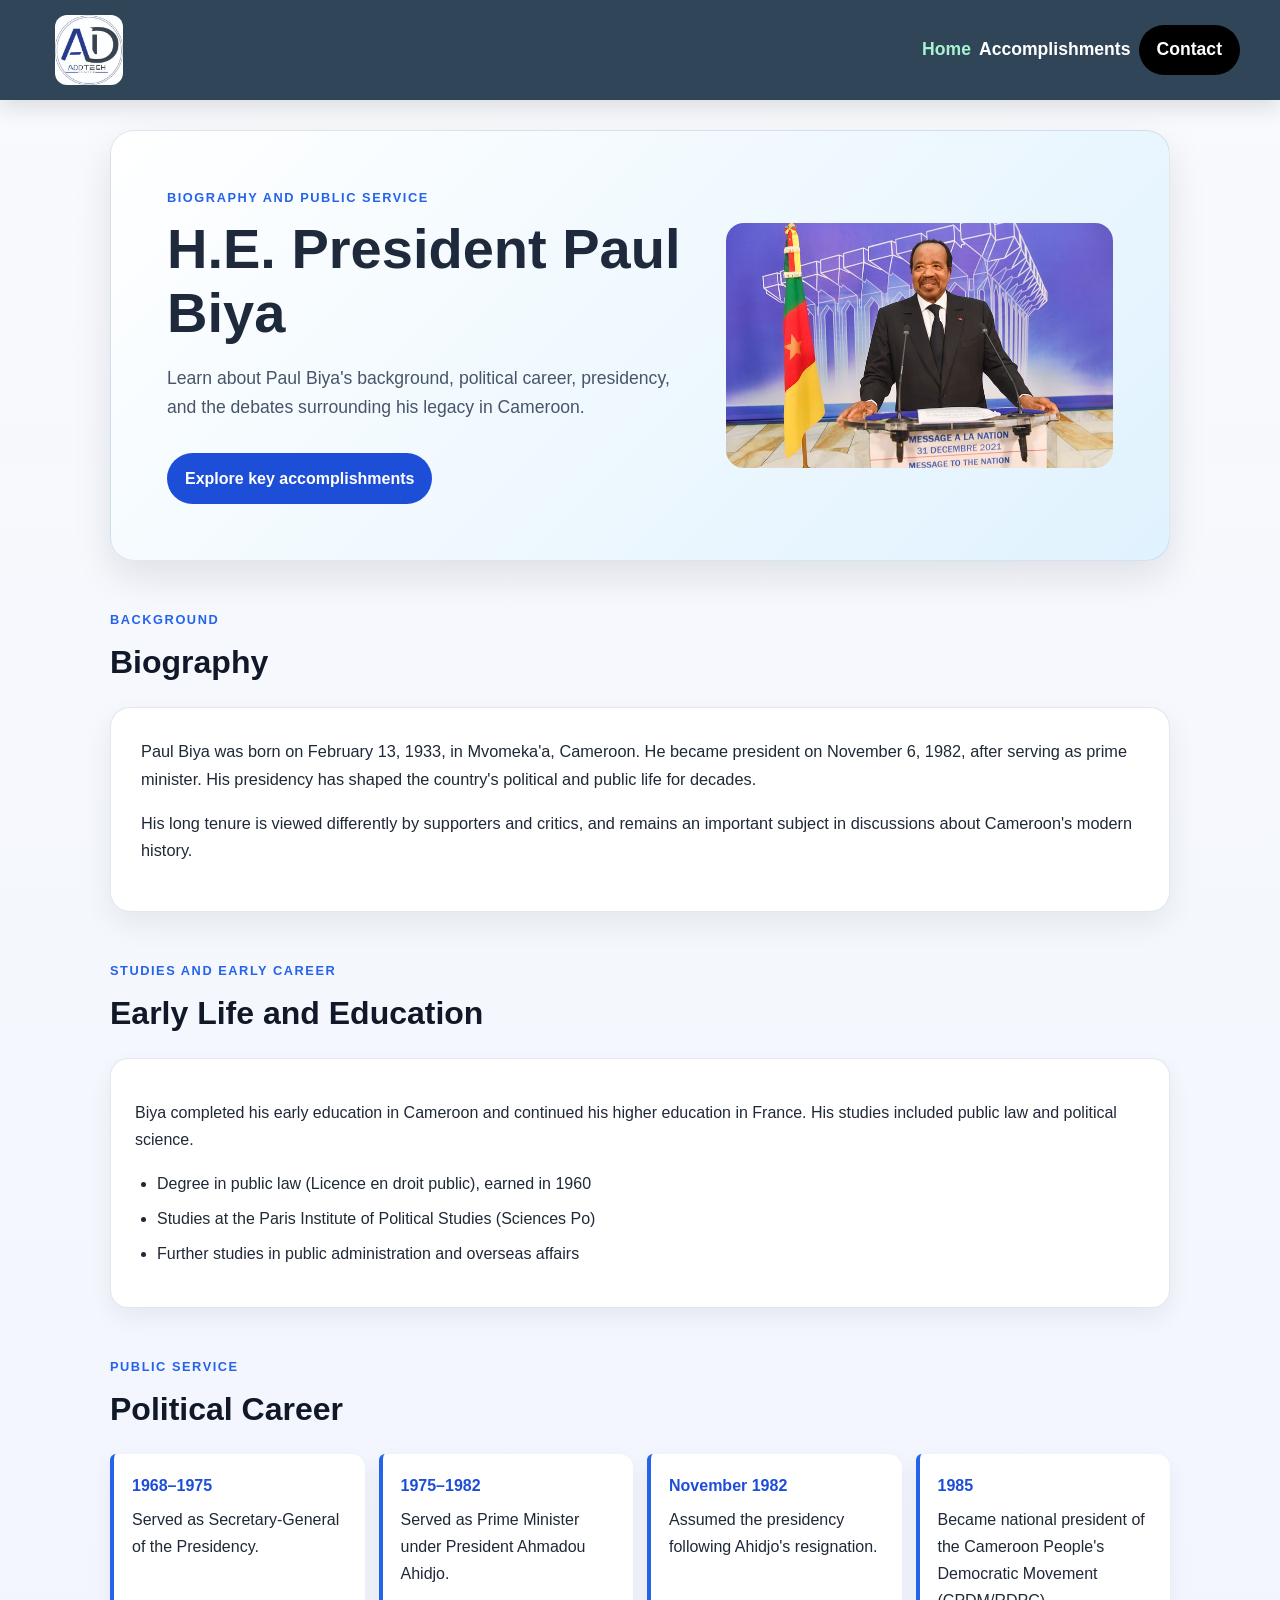
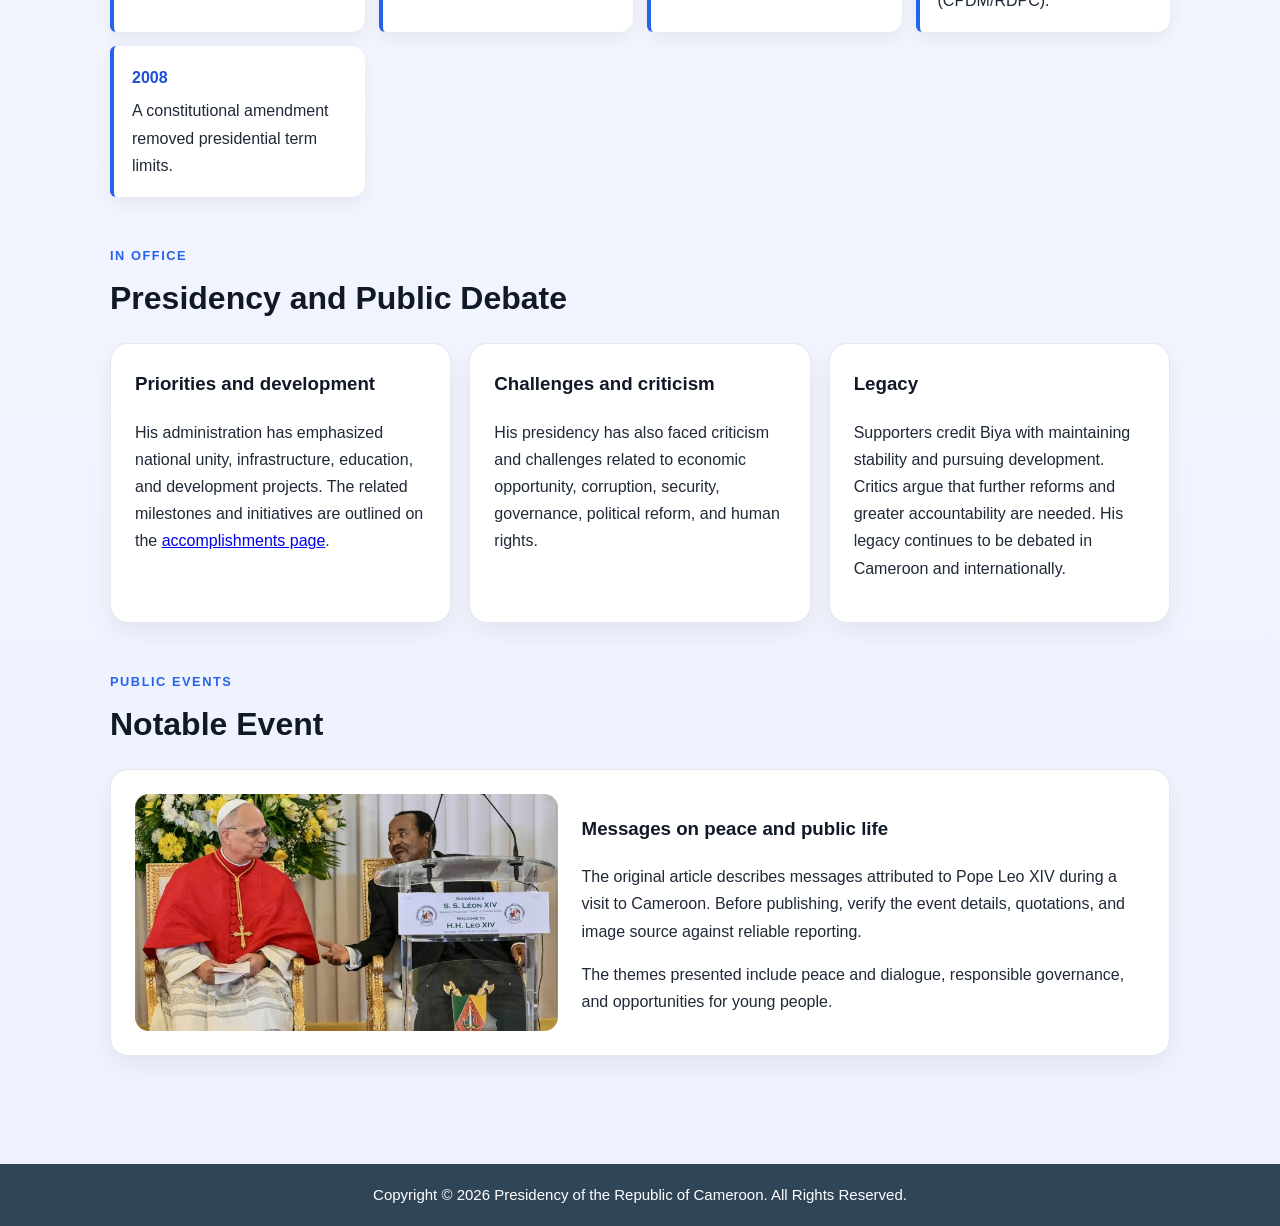
<file: index.html>
<!DOCTYPE html>
<html lang="en">
<head>
    <meta charset="UTF-8">
    <meta name="viewport" content="width=device-width, initial-scale=1.0">
    <meta name="description" content="A biography and overview of the presidency of Paul Biya of Cameroon.">
    <title>Paul Biya | Biography</title>
    <link rel="stylesheet" href="style.css">
</head>
<body>
    <header>
        <nav class="boy" aria-label="Main navigation">
            <a class="logo" href="index.html" aria-label="Home">
                <img src="LOGO.jpg" alt="Cameroon presidency logo">
            </a>
            <div class="nav-links">
                <a href="index.html" aria-current="page">Home</a>
                <a href="acco.html">Accomplishments</a>
                <a href="contact.html" class="contact-btn">Contact</a>
            </div>
        </nav>
    </header>

    <main class="page-content biography-page">
        <section class="hero-card">
            <div class="hero-copy">
                <p class="eyebrow">Biography and public service</p>
                <h1>H.E. President Paul Biya</h1>
                <p>Learn about Paul Biya's background, political career, presidency, and the debates surrounding his legacy in Cameroon.</p>
                <a class="primary-link" href="acco.html">Explore key accomplishments</a>
            </div>
            <img class="hero-image" src="president.jpg" alt="Portrait of President Paul Biya">
        </section>

        <section class="content-section" aria-labelledby="biography-heading">
            <div class="section-heading">
                <p class="eyebrow">Background</p>
                <h2 id="biography-heading">Biography</h2>
            </div>
            <div class="intro-card">
                <p>Paul Biya was born on February 13, 1933, in Mvomeka'a, Cameroon. He became president on November 6, 1982, after serving as prime minister. His presidency has shaped the country's political and public life for decades.</p>
                <p>His long tenure is viewed differently by supporters and critics, and remains an important subject in discussions about Cameroon's modern history.</p>
            </div>
        </section>

        <section class="content-section" aria-labelledby="education-heading">
            <div class="section-heading">
                <p class="eyebrow">Studies and early career</p>
                <h2 id="education-heading">Early Life and Education</h2>
            </div>
            <article class="content-card">
                <p>Biya completed his early education in Cameroon and continued his higher education in France. His studies included public law and political science.</p>
                <ul class="detail-list">
                    <li>Degree in public law (Licence en droit public), earned in 1960</li>
                    <li>Studies at the Paris Institute of Political Studies (Sciences Po)</li>
                    <li>Further studies in public administration and overseas affairs</li>
                </ul>
            </article>
        </section>

        <section class="content-section" aria-labelledby="career-heading">
            <div class="section-heading">
                <p class="eyebrow">Public service</p>
                <h2 id="career-heading">Political Career</h2>
            </div>
            <ol class="timeline">
                <li><strong>1968–1975</strong><span>Served as Secretary-General of the Presidency.</span></li>
                <li><strong>1975–1982</strong><span>Served as Prime Minister under President Ahmadou Ahidjo.</span></li>
                <li><strong>November 1982</strong><span>Assumed the presidency following Ahidjo's resignation.</span></li>
                <li><strong>1985</strong><span>Became national president of the Cameroon People's Democratic Movement (CPDM/RDPC).</span></li>
                <li><strong>2008</strong><span>A constitutional amendment removed presidential term limits.</span></li>
            </ol>
        </section>

        <section class="content-section" aria-labelledby="presidency-heading">
            <div class="section-heading">
                <p class="eyebrow">In office</p>
                <h2 id="presidency-heading">Presidency and Public Debate</h2>
            </div>
            <div class="feature-grid">
                <article class="content-card">
                    <h3>Priorities and development</h3>
                    <p>His administration has emphasized national unity, infrastructure, education, and development projects. The related milestones and initiatives are outlined on the <a href="acco.html">accomplishments page</a>.</p>
                </article>
                <article class="content-card">
                    <h3>Challenges and criticism</h3>
                    <p>His presidency has also faced criticism and challenges related to economic opportunity, corruption, security, governance, political reform, and human rights.</p>
                </article>
                <article class="content-card">
                    <h3>Legacy</h3>
                    <p>Supporters credit Biya with maintaining stability and pursuing development. Critics argue that further reforms and greater accountability are needed. His legacy continues to be debated in Cameroon and internationally.</p>
                </article>
            </div>
        </section>

        <section class="content-section" aria-labelledby="visit-heading">
            <div class="section-heading">
                <p class="eyebrow">Public events</p>
                <h2 id="visit-heading">Notable Event</h2>
            </div>
            <article class="event-card">
                <img src="fer.jpeg" alt="Photograph related to a public event in Cameroon">
                <div>
                    <h3>Messages on peace and public life</h3>
                    <p>The original article describes messages attributed to Pope Leo XIV during a visit to Cameroon. Before publishing, verify the event details, quotations, and image source against reliable reporting.</p>
                    <p>The themes presented include peace and dialogue, responsible governance, and opportunities for young people.</p>
                </div>
            </article>
        </section>
    </main>

    <footer>
        Copyright © 2026 Presidency of the Republic of Cameroon. All Rights Reserved.
    </footer>
</body>
</html>
</file>
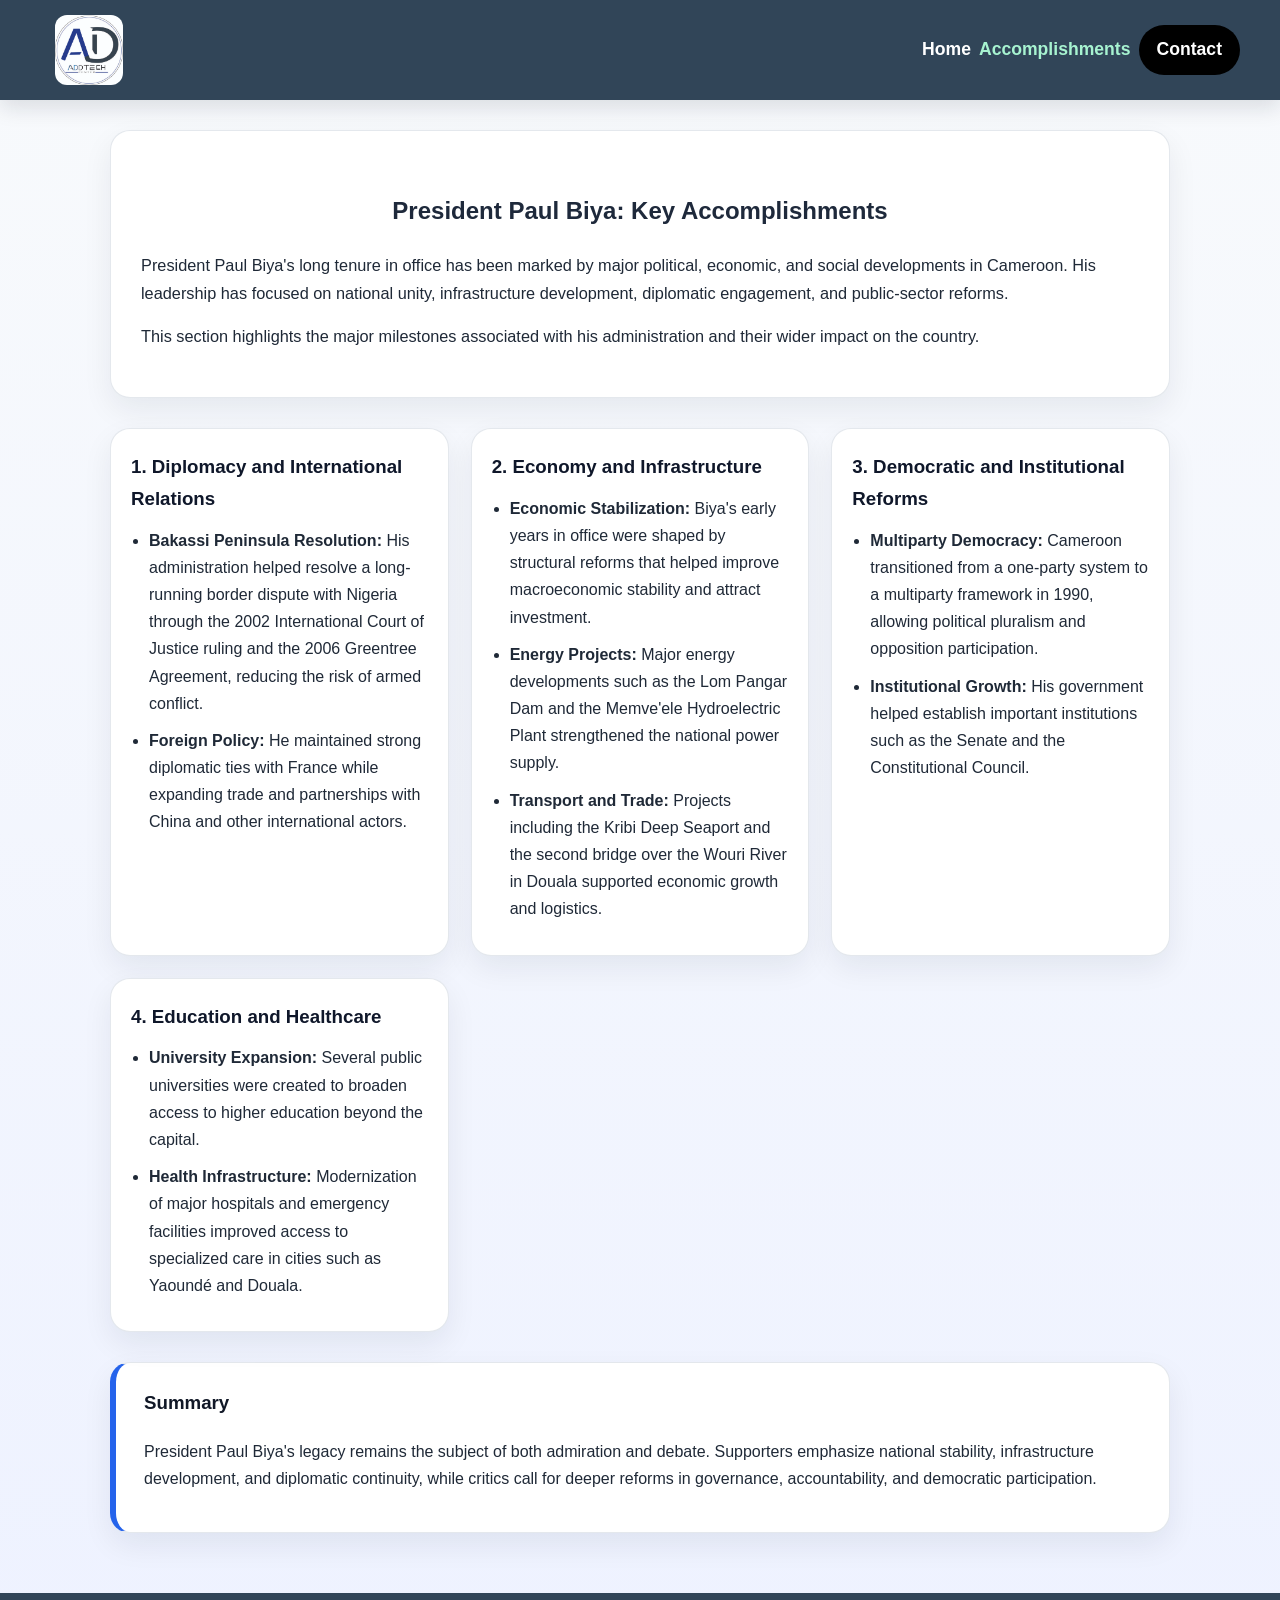
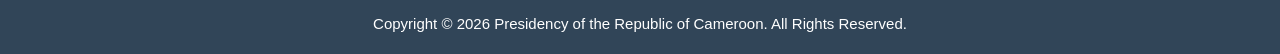
<file: acco.html>
<!DOCTYPE html>
<html lang="en">
<head>
    <meta charset="UTF-8">
    <meta name="viewport" content="width=device-width, initial-scale=1.0">
    <meta name="description" content="An overview of major milestones associated with Paul Biya's administration in Cameroon.">
    <title>Paul Biya | Accomplishments</title>
    <link rel="stylesheet" href="style.css">
</head>
<body>
    <header>
        <nav class="boy" aria-label="Main navigation">
            <a class="logo" href="index.html" aria-label="Home">
                <img src="LOGO.jpg" alt="Cameroon presidency logo">
            </a>
            <div class="nav-links">
                <a href="index.html">Home</a>
                <a href="acco.html" aria-current="page">Accomplishments</a>
                <a href="contact.html" class="contact-btn">Contact</a>
            </div>
        </nav>
    </header>

    <main class="page-content">
        <section class="intro-card">
            <h1>President Paul Biya: Key Accomplishments</h1>
            <p>President Paul Biya's long tenure in office has been marked by major political, economic, and social developments in Cameroon. His leadership has focused on national unity, infrastructure development, diplomatic engagement, and public-sector reforms.</p>
            <p>This section highlights the major milestones associated with his administration and their wider impact on the country.</p>
        </section>

        <section class="achievement-grid">
            <article class="achievement-card">
                <h3>1. Diplomacy and International Relations</h3>
                <ul>
                    <li><strong>Bakassi Peninsula Resolution:</strong> His administration helped resolve a long-running border dispute with Nigeria through the 2002 International Court of Justice ruling and the 2006 Greentree Agreement, reducing the risk of armed conflict.</li>
                    <li><strong>Foreign Policy:</strong> He maintained strong diplomatic ties with France while expanding trade and partnerships with China and other international actors.</li>
                </ul>
            </article>

            <article class="achievement-card">
                <h3>2. Economy and Infrastructure</h3>
                <ul>
                    <li><strong>Economic Stabilization:</strong> Biya's early years in office were shaped by structural reforms that helped improve macroeconomic stability and attract investment.</li>
                    <li><strong>Energy Projects:</strong> Major energy developments such as the Lom Pangar Dam and the Memve'ele Hydroelectric Plant strengthened the national power supply.</li>
                    <li><strong>Transport and Trade:</strong> Projects including the Kribi Deep Seaport and the second bridge over the Wouri River in Douala supported economic growth and logistics.</li>
                </ul>
            </article>

            <article class="achievement-card">
                <h3>3. Democratic and Institutional Reforms</h3>
                <ul>
                    <li><strong>Multiparty Democracy:</strong> Cameroon transitioned from a one-party system to a multiparty framework in 1990, allowing political pluralism and opposition participation.</li>
                    <li><strong>Institutional Growth:</strong> His government helped establish important institutions such as the Senate and the Constitutional Council.</li>
                </ul>
            </article>

            <article class="achievement-card">
                <h3>4. Education and Healthcare</h3>
                <ul>
                    <li><strong>University Expansion:</strong> Several public universities were created to broaden access to higher education beyond the capital.</li>
                    <li><strong>Health Infrastructure:</strong> Modernization of major hospitals and emergency facilities improved access to specialized care in cities such as Yaoundé and Douala.</li>
                </ul>
            </article>
        </section>

        <aside class="summary-box">
            <h3>Summary</h3>
            <p>President Paul Biya's legacy remains the subject of both admiration and debate. Supporters emphasize national stability, infrastructure development, and diplomatic continuity, while critics call for deeper reforms in governance, accountability, and democratic participation.</p>
        </aside>
    </main>

    <footer>
        Copyright © 2026 Presidency of the Republic of Cameroon. All Rights Reserved.
    </footer>
</body>
</html>
</file>
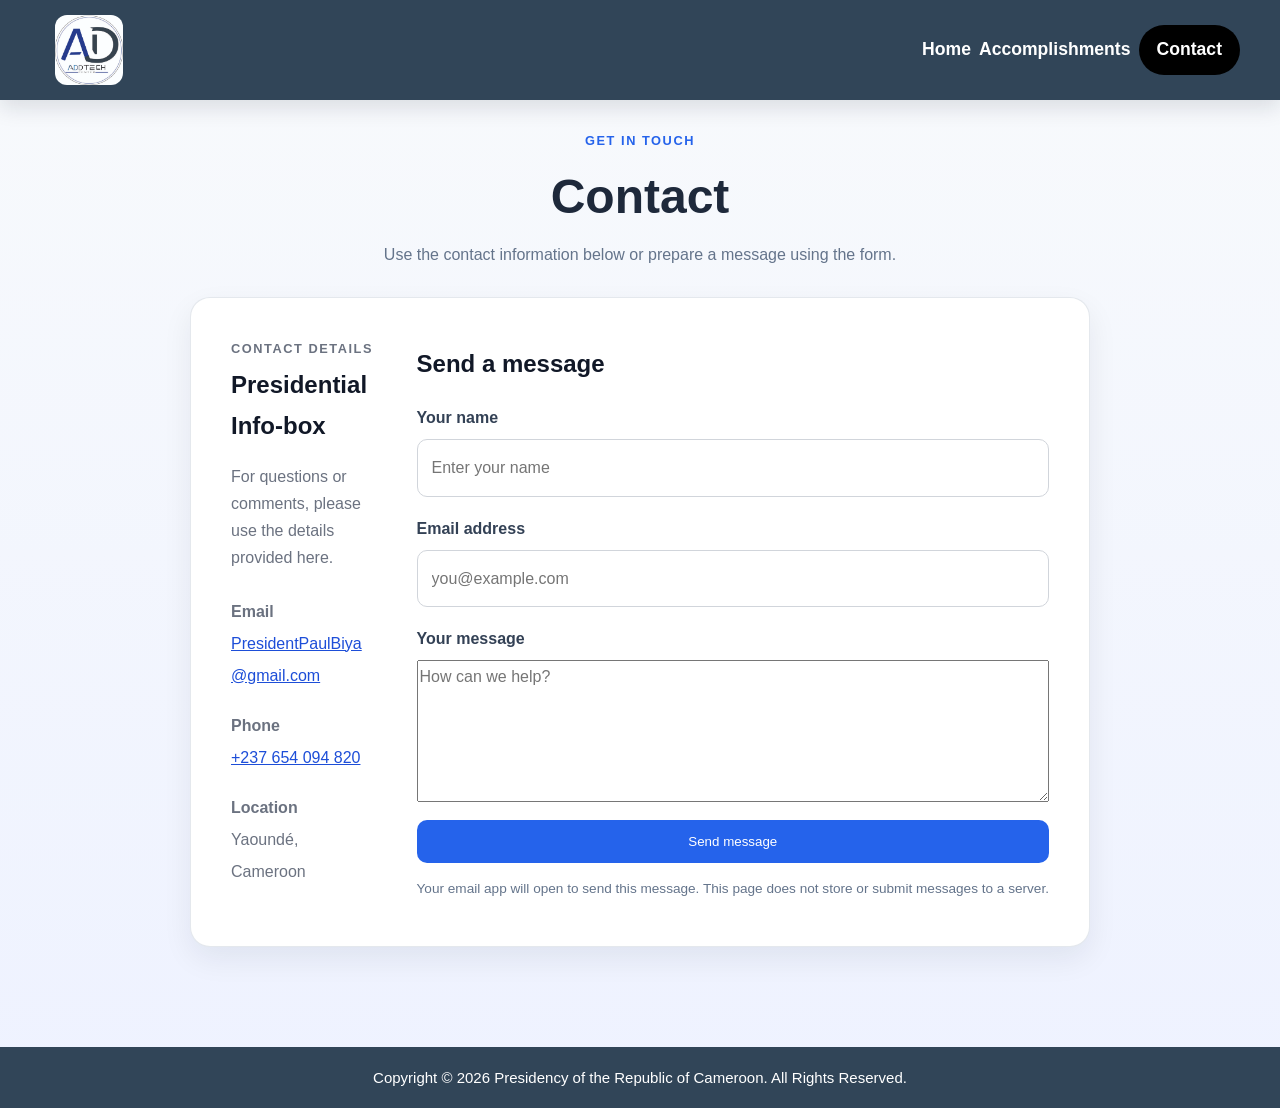
<file: contact.html>
<!DOCTYPE html>
<html lang="en">
<head>
    <meta charset="UTF-8">
    <meta name="viewport" content="width=device-width, initial-scale=1.0">
    <meta name="description" content="Contact information and message form.">
    <title>Contact | Paul Biya</title>
    <link rel="stylesheet" href="style.css">
</head>
<body>
    <header>
        <nav class="boy" aria-label="Main navigation">
            <a class="logo" href="index.html" aria-label="Home">
                <img src="LOGO.jpg" alt="Cameroon presidency logo">
            </a>
            <div class="nav-links">
                <a href="index.html">Home</a>
                <a href="acco.html">Accomplishments</a>
                <a href="contact.html" class="contact-btn" aria-current="page">Contact</a>
            </div>
        </nav>
    </header>

    <main class="page-content contact-page">
        <section class="contact-heading">
            <p class="eyebrow">Get in touch</p>
            <h1>Contact</h1>
            <p>Use the contact information below or prepare a message using the form.</p>
        </section>

        <section class="contact-container" aria-label="Contact details and message form">
            <div class="contact-info">
                <p class="eyebrow">Contact details</p>
                <h2>Presidential Info-box</h2>
                <p>For questions or comments, please use the details provided here.</p>
                <address class="info-box">
                    <p><strong>Email</strong><br><a href="mailto:PresidentPaulBiya@gmail.com">PresidentPaulBiya@gmail.com</a></p>
                    <p><strong>Phone</strong><br><a href="tel:+237654094820">+237 654 094 820</a></p>
                    <p><strong>Location</strong><br>Yaoundé, Cameroon</p>
                </address>
            </div>

            <div class="contact-form-panel">
                <h2>Send a message</h2>
                <form class="contact-form" action="mailto:PresidentPaulBiya@gmail.com" method="post" enctype="text/plain">
                    <label for="name">Your name</label>
                    <input id="name" name="name" type="text" placeholder="Enter your name" autocomplete="name" required>

                    <label for="email">Email address</label>
                    <input id="email" name="email" type="email" placeholder="you@example.com" autocomplete="email" required>

                    <label for="message">Your message</label>
                    <textarea id="message" name="message" rows="5" placeholder="How can we help?" required></textarea>

                    <button type="submit">Send message</button>
                    <p class="form-note">Your email app will open to send this message. This page does not store or submit messages to a server.</p>
                </form>
            </div>
        </section>
    </main>

    <footer>
        Copyright © 2026 Presidency of the Republic of Cameroon. All Rights Reserved.
    </footer>
</body>
</html>
</file>
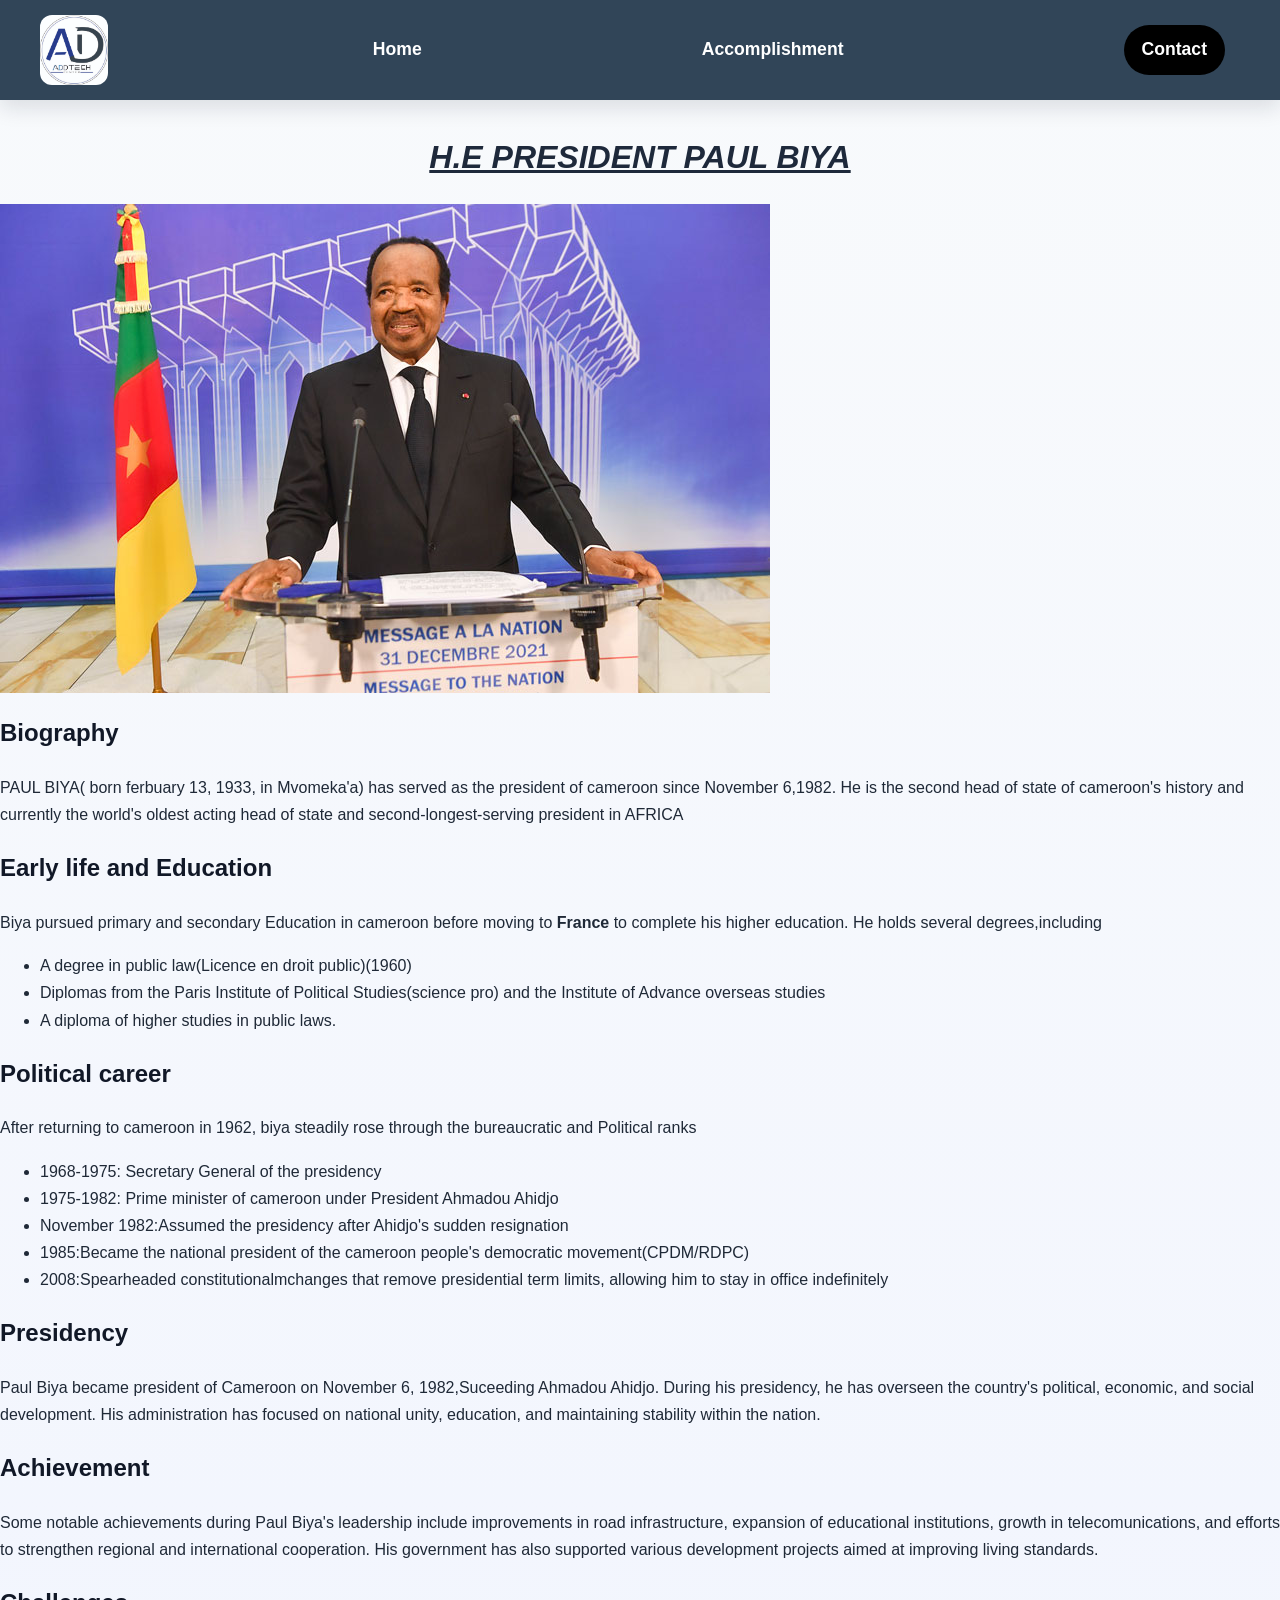
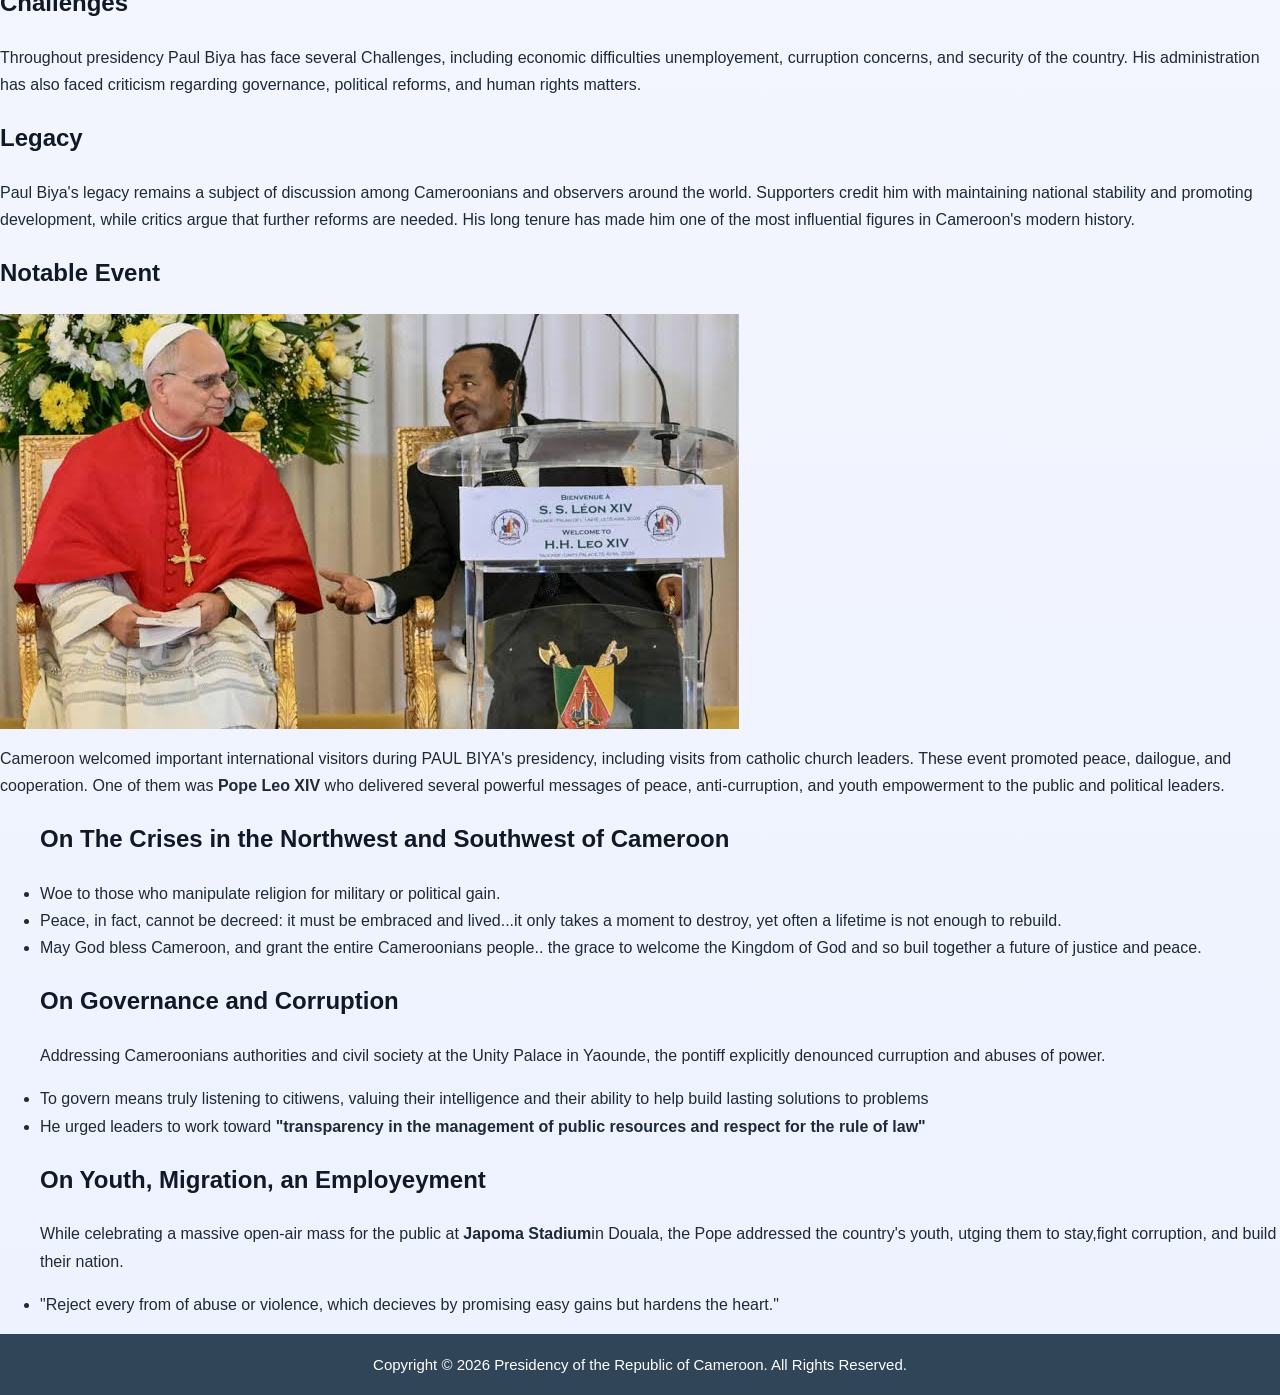
<file: Paul.html>
<!DOCTYPE html>
<html lang="en">
<head>
    <meta charset="UTF-8">
    <meta name="viewport" content="width=device-width, initial-scale=1.0">
    <title>Gasien Ferdinand</title>
    <link rel="stylesheet" href="style.css">
</head>
<body>
    <header>
    <nav class="boy">
                 <div class="logo">
    <img src="LOGO.jpg" alt="logo">
</div>
            <a href="Paul.html">Home</a>
              <a href="acco.html">Accomplishment</a>
                    <a href="contact.html" class="contact-btn">Contact</a>
        </nav>
    </header>
    <h1><u><i>   H.E PRESIDENT PAUL BIYA</i></u></h1>
    <img src="president.jpg" alt="president">
    <H2>Biography</H2>
    <p>PAUL BIYA( born ferbuary 13, 1933, in Mvomeka'a) has served as the president of cameroon since November 6,1982.
        He is the second head of state of cameroon's history and currently the world's oldest acting head of state and 
        second-longest-serving  president in AFRICA
    </P>
    <h2>Early life and Education</h2>
    <p>Biya pursued primary and secondary Education in cameroon before moving to <b>France</b> to complete his higher education. He holds several degrees,including</p>
    <ul>
        <li>A degree in public law(Licence en droit public)(1960)</li>
        <li>Diplomas from the Paris Institute of Political Studies(science pro) and the Institute of Advance overseas studies</li>
            <li>A diploma of higher studies in public laws.</li>
    </ul>
    <h2>Political career</h2>
    <p>After returning to cameroon in 1962, biya steadily rose through the bureaucratic and Political ranks</p>
    <ul>
        <li>1968-1975: Secretary General of the presidency</li>
        <li>1975-1982: Prime minister of cameroon under President Ahmadou Ahidjo</li>
        <li>November 1982:Assumed the presidency after Ahidjo's sudden resignation</li>
        <li>1985:Became the national president of the cameroon people's democratic movement(CPDM/RDPC)</li>
        <LI>2008:Spearheaded constitutionalmchanges that remove presidential term limits, allowing him to stay in office indefinitely</LI>
    </ul>
    <h2>Presidency</h2>
    <p>Paul Biya became president of Cameroon on November 6, 1982,Suceeding Ahmadou Ahidjo.
        During his presidency, he has overseen the country's political, economic, and social development.
        His administration has focused on national unity, education, and maintaining stability within the nation.
    </p>
    <h2>Achievement</h2>
    <p>Some notable achievements during Paul Biya's leadership include improvements in road infrastructure, 
        expansion of educational institutions, growth in telecomunications, and efforts to strengthen regional and international
        cooperation. His government has also supported various development projects aimed at improving living standards.
    </p>
    <h2>Challenges</h2>
    <p>Throughout presidency Paul Biya has face several Challenges, including economic difficulties unemployement, curruption concerns, and security of
        the country. His administration has also faced criticism regarding governance, political reforms, and human rights matters.
    </p>
    <h2>Legacy</h2>
 <p>Paul Biya's legacy remains a subject of discussion among Cameroonians and observers around the world. Supporters credit him with maintaining national stability and promoting
    development, while critics argue that further reforms are needed. His long tenure has made him one of the most influential figures in Cameroon's modern history.
 </p>
 <h2>Notable Event</h2>
 <img src="fer.jpeg" alt="president">
    <p>Cameroon welcomed important international visitors during PAUL BIYA's presidency, including visits from catholic church leaders.
        These event promoted peace, dailogue, and cooperation. One of them was <b>Pope Leo XIV</b> who delivered several powerful messages of peace,
        anti-curruption, and youth empowerment to the public and political leaders.
        <ul>
            <h2>On The Crises in the Northwest and Southwest of Cameroon</h2>
            <li>Woe to those who manipulate religion for military or political gain.</li>
            <li>Peace, in fact, cannot be decreed: it must be embraced and lived...it only takes a moment to destroy,
                yet often a lifetime is not enough to rebuild.
            </li>
            <li>May God bless Cameroon, and grant the entire Cameroonians people.. the grace to welcome the 
                Kingdom of God and so buil together a future of justice and peace.</li>
                <h2>On Governance and Corruption</h2>
                <p>Addressing Cameroonians authorities and civil society at the Unity Palace in Yaounde, the pontiff explicitly denounced curruption and abuses of
                    power.
                </p>
                <li>To govern means truly listening to citiwens, valuing their intelligence and their ability to help build lasting solutions to problems</li>
                <li>He urged leaders to work toward <b>"transparency in the management of public resources and respect for the rule of law"</b></li>
                <h2>On Youth, Migration, an Employeyment</h2>
                <p>While celebrating a massive open-air mass for the public at <b>Japoma Stadium</b>in Douala, the Pope addressed the country's youth, utging them to
                stay,fight corruption, and build their nation.</p>
                <li>"Reject every from of abuse or violence, which decieves by promising easy gains but hardens the heart."</li>
        </ul>
    </p>
    <footer>
        Copyright © 2026 Presidency of the Republic of Cameroon. All Rights Reserved.
    </footer>
</body>
</html>
</file>
<file: style.css>
* {
    box-sizing: border-box;
}

body {
    margin: 0;
    padding: 0;
    color: #1f2937;
    background: linear-gradient(180deg, #f8fafc 0%, #eef2ff 100%);
    font-family: Arial, Helvetica, sans-serif;
    line-height: 1.7;
}

img {
    max-width: 100%;
    display: block;
}

/* start of all the header */
.boy {
    display: flex;
    justify-content: space-between;
    align-items: center;
    padding: 15px 40px;
    position: sticky;
    top: 0;
    z-index: 10;
}

.logo img {
    height: 70px;
    width: auto;
    border-radius: 12px;
}

nav a {
    margin: 0 15px;
    text-decoration: none;
    color: white;
    font-size: 1.1rem;
    font-weight: 600;
}

nav a:hover {
    color: #4bb761;
}

header {
    text-align: center;
    justify-content: space-between;
    font-size: 15px;
    color: white;
    background-color: rgb(49, 69, 88);
    box-shadow: 0 8px 20px rgba(15, 23, 42, 0.12);
}
/* end of head */

h1 {
    text-align: center;
    color: #1e293b;
    margin: 30px 0 20px;
}

h2, h3 {
    color: #111827;
}

.page-content {
    max-width: 1100px;
    margin: 0 auto;
    padding: 30px 20px 60px;
}

.intro-card,
.achievement-card,
.summary-box,
.contact-container {
    background: #ffffff;
    border: 1px solid rgba(148, 163, 184, 0.25);
    border-radius: 20px;
    box-shadow: 0 12px 30px rgba(15, 23, 42, 0.07);
}

.intro-card {
    padding: 30px;
    margin-bottom: 30px;
}

.intro-card p {
    margin: 0 0 16px;
    font-size: 1.02rem;
}

.achievement-grid {
    display: grid;
    grid-template-columns: repeat(auto-fit, minmax(260px, 1fr));
    gap: 22px;
    margin-top: 30px;
}

.achievement-card {
    padding: 22px 20px;
}

.achievement-card h3 {
    margin-top: 0;
    margin-bottom: 12px;
    color: #0f172a;
}

.achievement-card ul {
    margin: 0;
    padding-left: 18px;
}

.achievement-card li {
    margin-bottom: 10px;
}

.summary-box {
    padding: 24px 28px;
    margin-top: 30px;
    border-left: 6px solid #2563eb;
}

.summary-box h3 {
    margin-top: 0;
}

footer {
    text-align: center;
    font-size: 15px;
    background-color: rgb(49, 69, 88);
    color: white;
    padding: 18px 10px;
}

/*for the contact */
.contact-container {
    display: flex;
    gap: 40px;
    padding: 40px;
    width: min(900px, calc(100% - 30px));
    margin: 30px auto 0;
}

.contact-info {
    flex: 1;
}

.contact-info h2 {
    margin-bottom: 10px;
    color: #111827;
}

.contact-info p {
    color: #6b7280;
}

.info-box {
    margin-top: 30px;
    line-height: 2;
}

.contact-form {
    flex: 1;
    display: flex;
    flex-direction: column;
}

.contact-form input,
.contact-textarea {
    margin-bottom: 15px;
    padding: 14px;
    border: 1px solid #d1d5db;
    border-radius: 10px;
    outline: none;
    font-size: 15px;
}

.contact-form input:focus,
.contact-form textarea:focus {
    border-color: #2563eb;
}

.contact-form button {
    padding: 14px;
    background: #2563eb;
    color: white;
    border: none;
    border-radius: 10px;
    cursor: pointer;
    transition: 0.3s;
}

.contact-form button:hover {
    background: #1d4ed8;
}

/* what make it black */
.contact-btn {
    text-decoration: none;
    background: black;
    color: white;
    padding: 10px 18px;
    border-radius: 30px;
    display: inline-flex;
    align-items: center;
    justify-content: center;
}

/* Homepage, contact page, and responsive layouts */
.nav-links {
    display: flex;
    align-items: center;
    justify-content: flex-end;
    gap: 8px;
}

.nav-links a {
    margin: 0;
}

.nav-links a[aria-current="page"]:not(.contact-btn) {
    color: #a7f3d0;
}

.page-content {
    width: 100%;
}

.hero-card {
    display: grid;
    grid-template-columns: minmax(0, 1.15fr) minmax(260px, 0.85fr);
    align-items: center;
    gap: 36px;
    padding: clamp(24px, 5vw, 56px);
    margin-bottom: 48px;
    overflow: hidden;
    background: linear-gradient(135deg, #ffffff 0%, #e0f2fe 100%);
    border: 1px solid rgba(148, 163, 184, 0.25);
    border-radius: 24px;
    box-shadow: 0 16px 38px rgba(15, 23, 42, 0.1);
}

.hero-copy h1 {
    text-align: left;
    font-size: clamp(2rem, 5vw, 3.5rem);
    line-height: 1.15;
    margin: 8px 0 18px;
}

.hero-copy > p:not(.eyebrow) {
    max-width: 620px;
    color: #475569;
    font-size: 1.1rem;
}

.eyebrow {
    margin: 0;
    color: #2563eb;
    font-size: 0.8rem;
    font-weight: 700;
    letter-spacing: 0.12em;
    text-transform: uppercase;
}

.hero-image {
    width: 100%;
    max-height: 410px;
    object-fit: cover;
    object-position: center top;
    border-radius: 18px;
}

.primary-link {
    display: inline-block;
    margin-top: 12px;
    padding: 12px 18px;
    border-radius: 999px;
    background: #1d4ed8;
    color: #fff;
    font-weight: 700;
    text-decoration: none;
}

.primary-link:hover,
.primary-link:focus-visible {
    background: #1e40af;
}

.content-section {
    margin: 0 0 48px;
}

.section-heading {
    margin-bottom: 18px;
}

.section-heading h2 {
    margin: 4px 0 0;
    font-size: clamp(1.6rem, 3vw, 2rem);
}

.content-card {
    padding: 24px;
    background: #fff;
    border: 1px solid rgba(148, 163, 184, 0.25);
    border-radius: 18px;
    box-shadow: 0 10px 24px rgba(15, 23, 42, 0.06);
}

.content-card h3 {
    margin-top: 0;
}

.detail-list {
    padding-left: 22px;
}

.detail-list li {
    margin: 8px 0;
}

.timeline {
    display: grid;
    grid-template-columns: repeat(auto-fit, minmax(220px, 1fr));
    gap: 14px;
    margin: 0;
    padding: 0;
    list-style: none;
}

.timeline li {
    padding: 18px;
    background: #fff;
    border-left: 4px solid #2563eb;
    border-radius: 6px 14px 14px 6px;
    box-shadow: 0 8px 20px rgba(15, 23, 42, 0.06);
}

.timeline strong,
.timeline span {
    display: block;
}

.timeline strong {
    margin-bottom: 6px;
    color: #1d4ed8;
}

.feature-grid {
    display: grid;
    grid-template-columns: repeat(auto-fit, minmax(230px, 1fr));
    gap: 18px;
}

.feature-grid a,
.info-box a {
    overflow-wrap: anywhere;
}

.event-card {
    display: grid;
    grid-template-columns: minmax(220px, 0.75fr) 1fr;
    align-items: center;
    gap: 24px;
    padding: 24px;
    background: #fff;
    border: 1px solid rgba(148, 163, 184, 0.25);
    border-radius: 18px;
    box-shadow: 0 10px 24px rgba(15, 23, 42, 0.06);
}

.event-card img {
    width: 100%;
    max-height: 330px;
    object-fit: cover;
    border-radius: 14px;
}

.contact-page {
    max-width: 1000px;
}

.contact-heading {
    margin: 0 auto 28px;
    text-align: center;
}

.contact-heading h1 {
    margin: 4px 0;
    font-size: clamp(2rem, 5vw, 3rem);
}

.contact-heading > p:last-child {
    margin-top: 4px;
    color: #64748b;
}

.contact-container {
    align-items: flex-start;
    margin: 0 auto 40px;
}

.contact-info,
.contact-form-panel {
    min-width: 0;
}

.contact-info h2,
.contact-form-panel h2 {
    margin-top: 6px;
}

.info-box {
    margin-top: 24px;
    font-style: normal;
}

.info-box p {
    margin: 0 0 18px;
}

.info-box a {
    color: #1d4ed8;
}

.contact-form {
    gap: 8px;
}

.contact-form label {
    font-weight: 700;
    color: #334155;
}

.contact-form input,
.contact-form textarea {
    width: 100%;
    margin: 0 0 10px;
    font: inherit;
}

.contact-form textarea {
    resize: vertical;
}

.contact-form input:focus-visible,
.contact-form textarea:focus-visible,
.contact-form button:focus-visible,
.nav-links a:focus-visible,
.primary-link:focus-visible {
    outline: 3px solid #93c5fd;
    outline-offset: 3px;
}

.form-note {
    margin: 6px 0 0;
    color: #64748b;
    font-size: 0.85rem;
}

@media (max-width: 700px) {
    .boy {
        position: static;
        flex-direction: column;
        gap: 12px;
        padding: 12px 16px 16px;
    }

    .logo img {
        height: 56px;
    }

    .nav-links {
        width: 100%;
        justify-content: center;
        flex-wrap: wrap;
        gap: 8px 16px;
    }

    .nav-links a {
        font-size: 1rem;
    }

    .page-content {
        padding: 22px 16px 40px;
    }

    .intro-card h1 {
        font-size: clamp(1.5rem, 6vw, 2rem);
        line-height: 1.25;
        overflow-wrap: anywhere;
    }

    .hero-card {
        grid-template-columns: 1fr;
        gap: 24px;
        margin-bottom: 36px;
    }

    .hero-image {
        max-height: 360px;
    }

    .content-section {
        margin-bottom: 36px;
    }

    .event-card {
        grid-template-columns: 1fr;
    }

    .event-card img {
        max-height: 300px;
    }

    .contact-container {
        flex-direction: column;
        gap: 24px;
        width: 100%;
        padding: 24px;
    }
}

@media (max-width: 420px) {
    .nav-links {
        gap: 8px 12px;
    }

    .nav-links a {
        font-size: 0.9rem;
    }

    .contact-btn {
        padding: 8px 12px;
    }

    .hero-card,
    .content-card,
    .event-card,
    .contact-container {
        padding: 18px;
        border-radius: 16px;
    }

    .intro-card {
        padding: 20px;
    }

    .timeline {
        grid-template-columns: 1fr;
    }

    footer {
        font-size: 0.82rem;
    }
}
</file>
